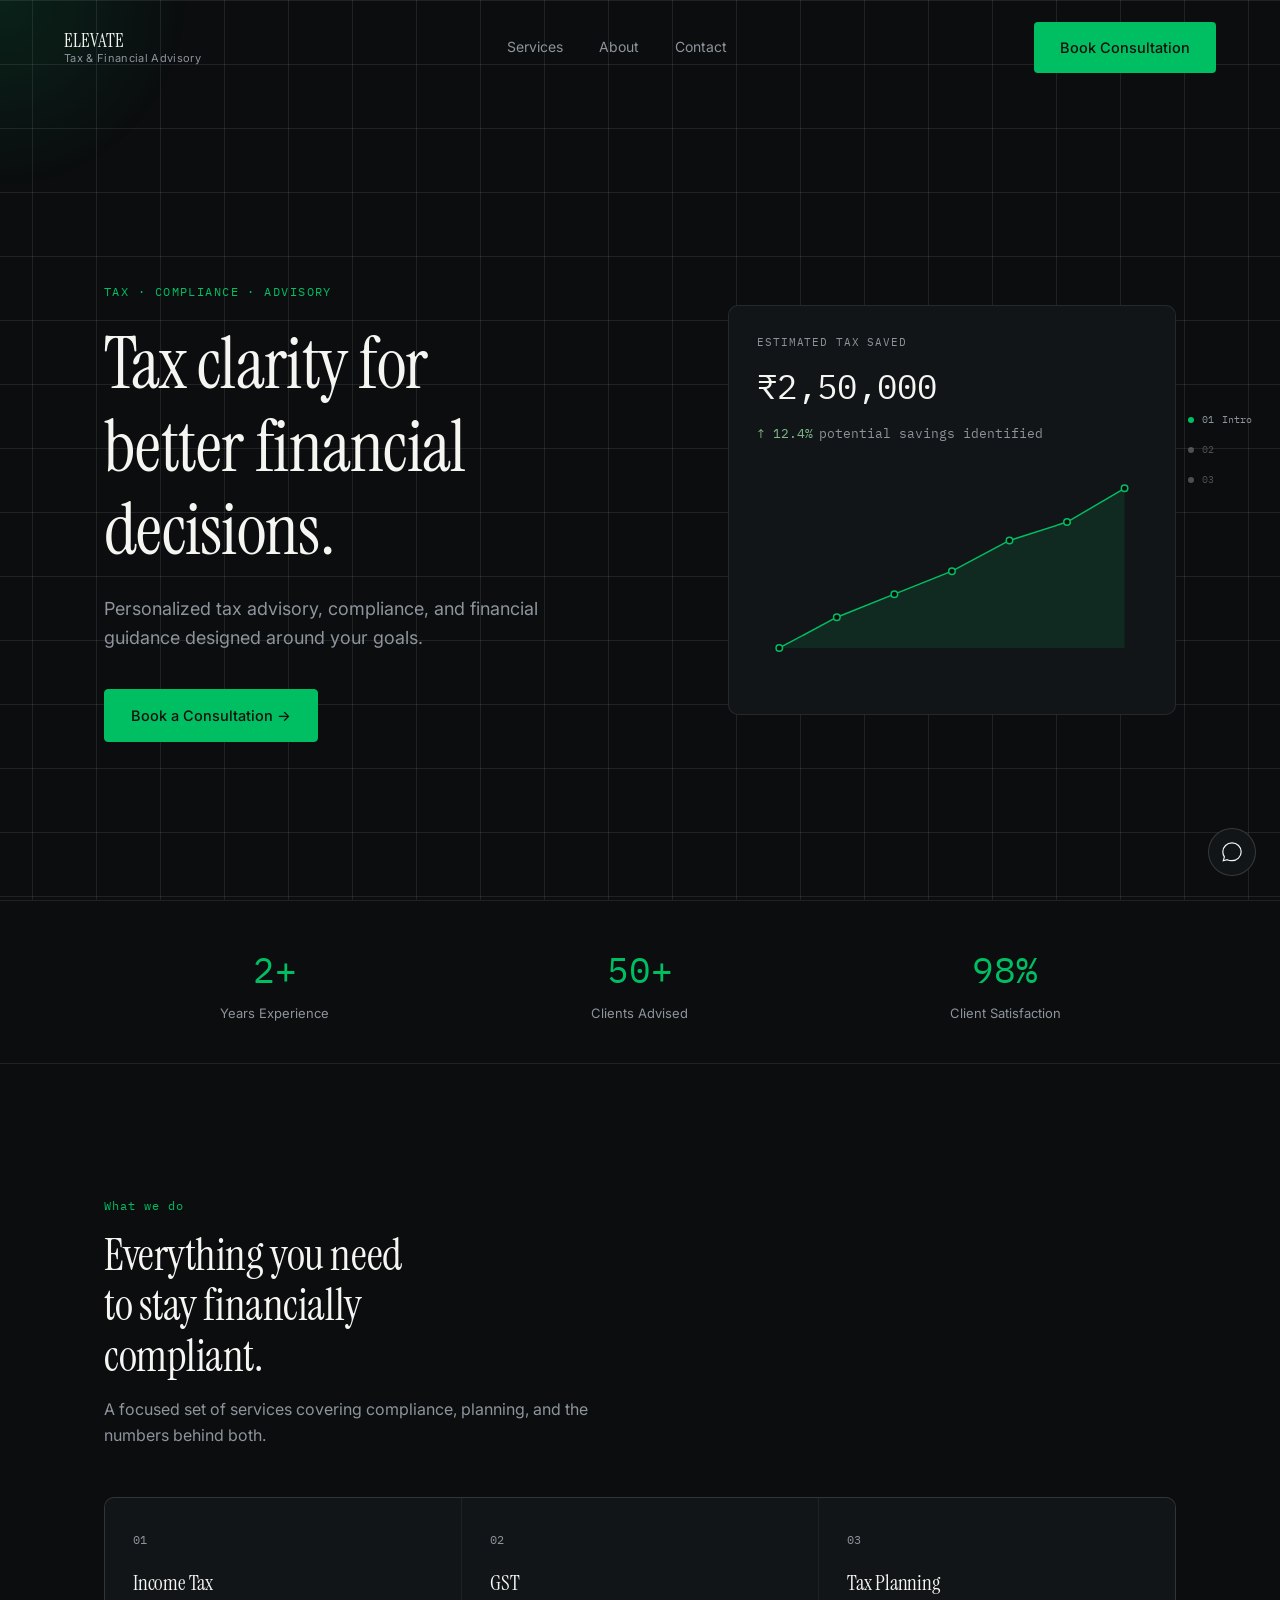
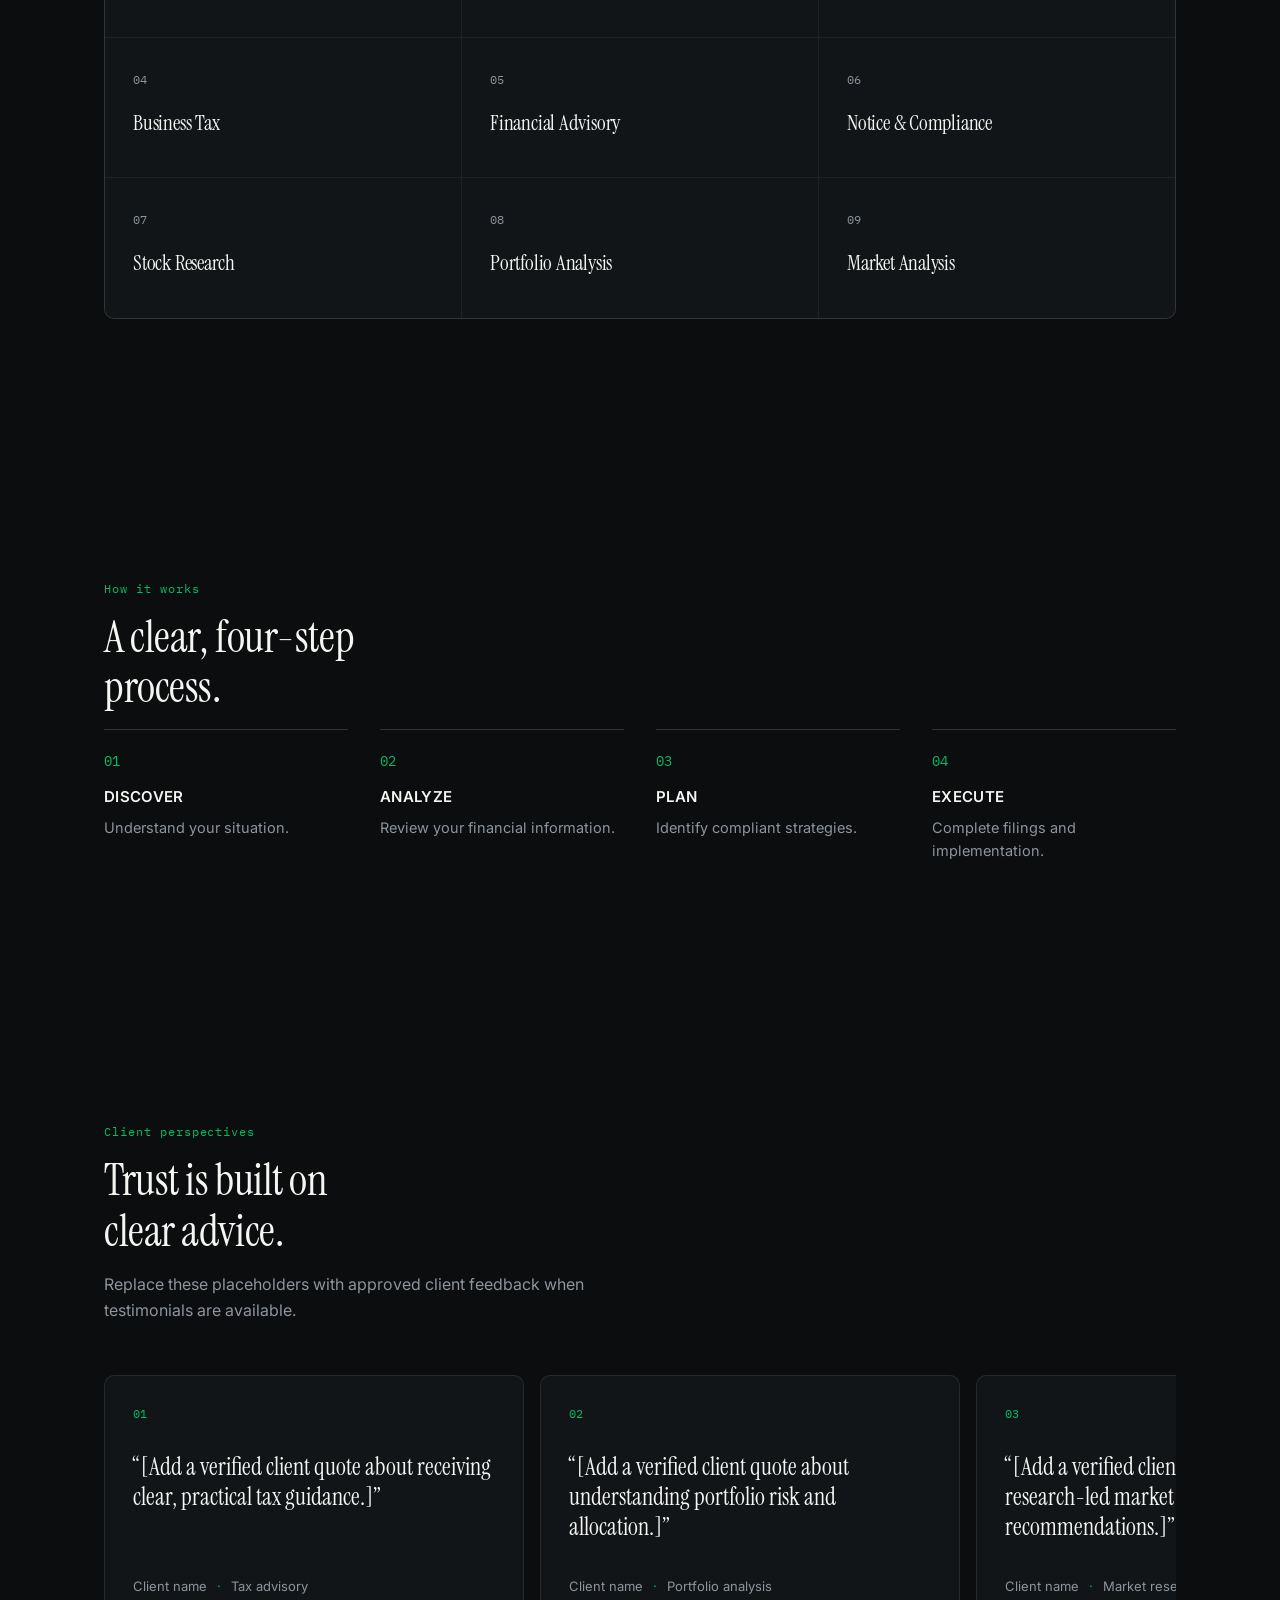
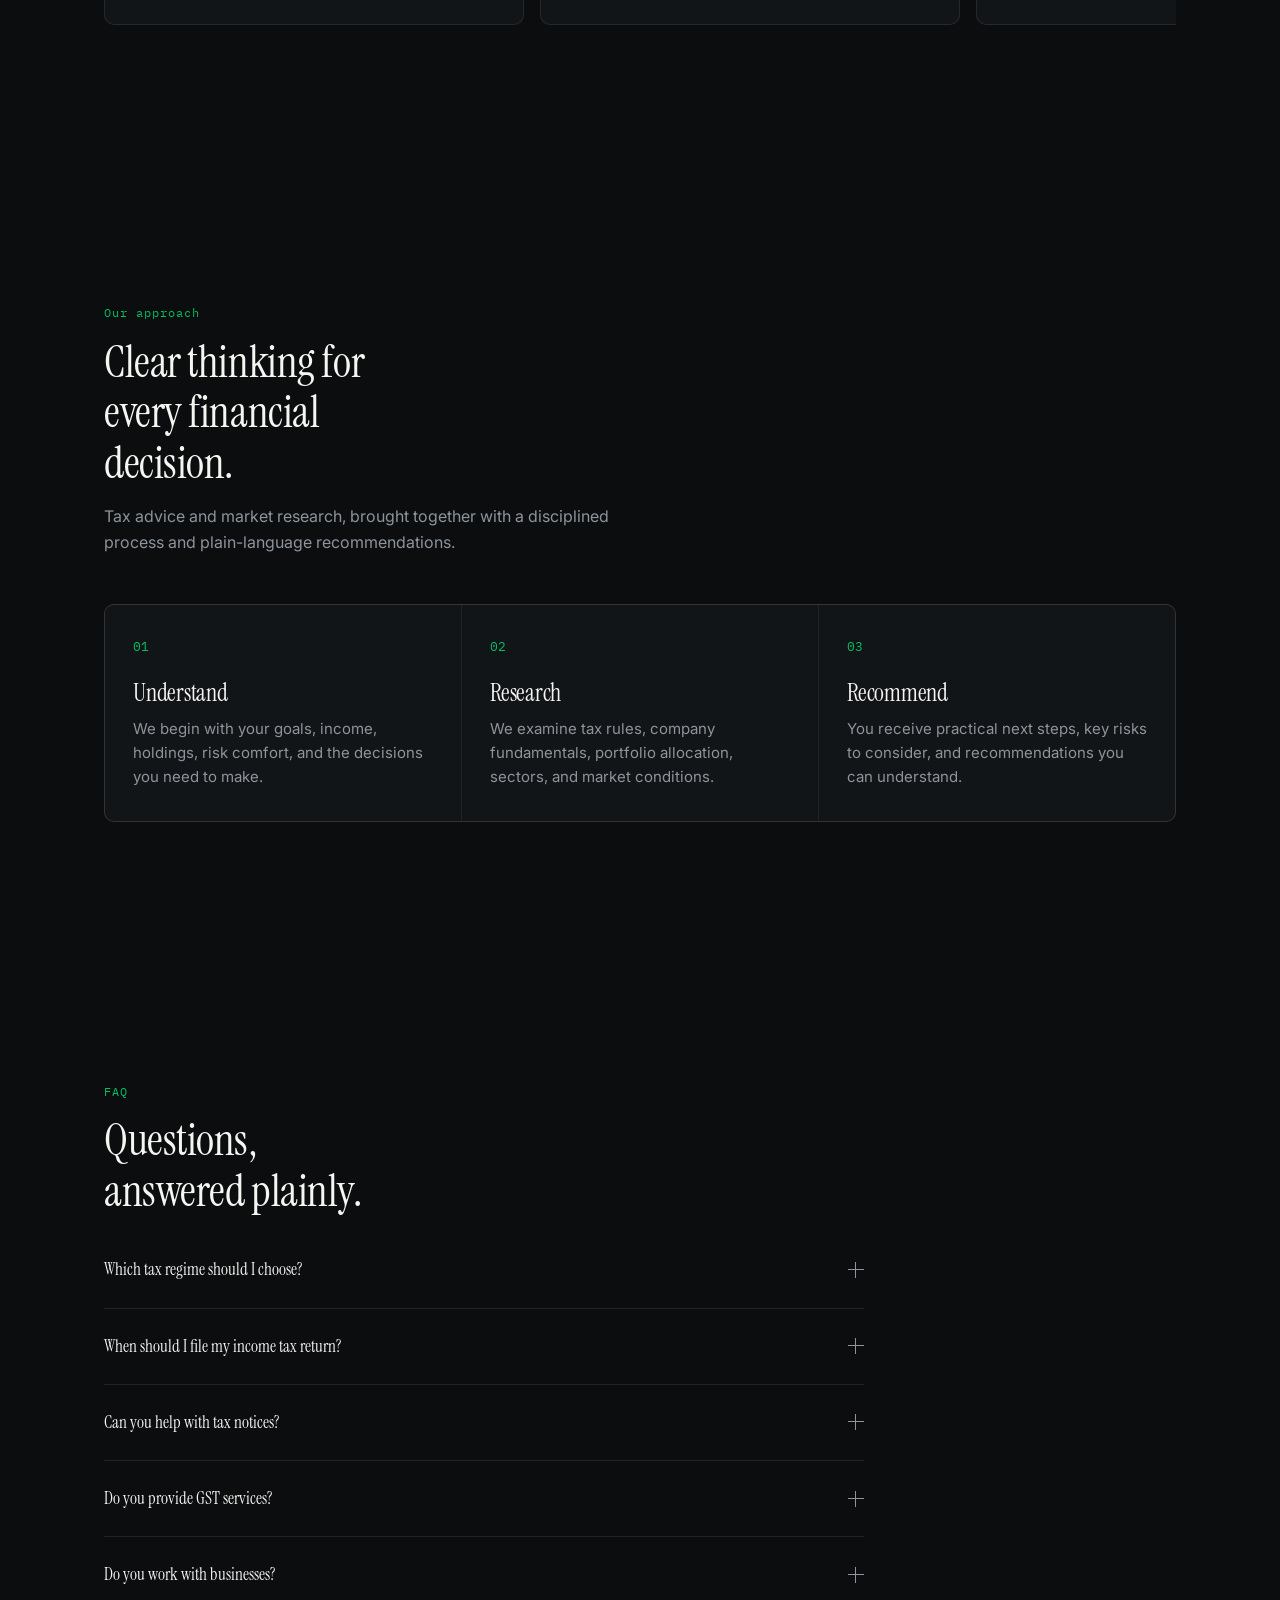
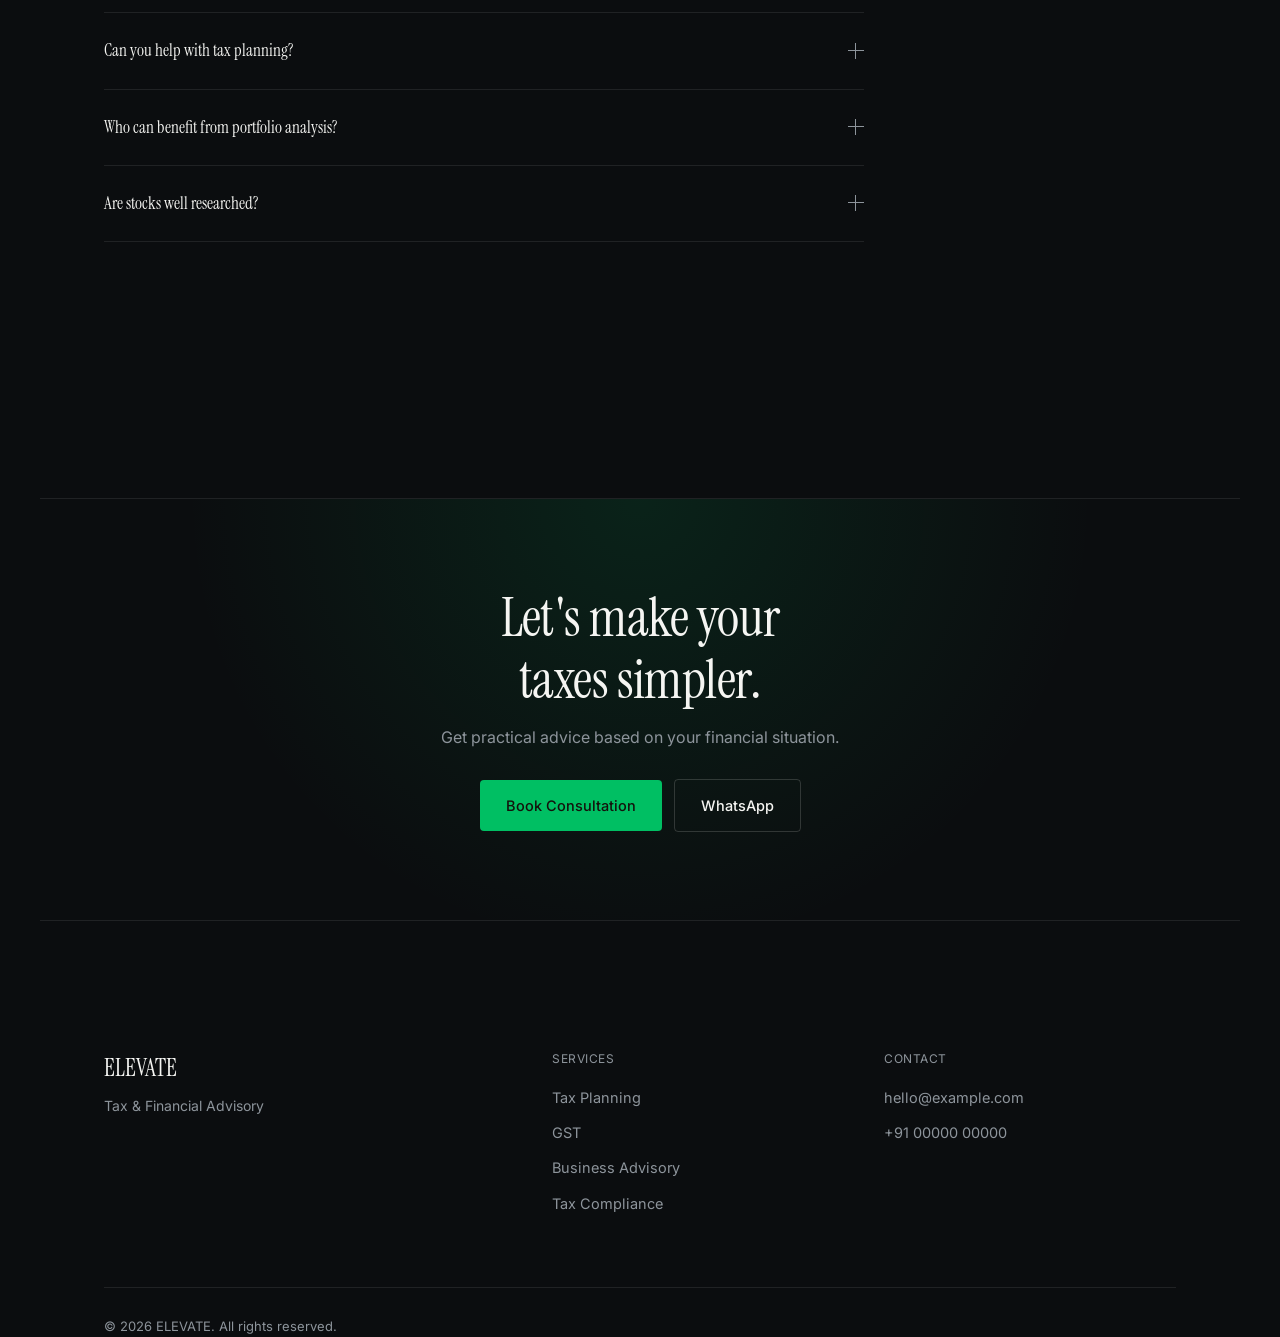
<file: index.html>
<!DOCTYPE html>
<html lang="en">
<head>
<meta charset="UTF-8" />
<meta name="viewport" content="width=device-width, initial-scale=1.0" />
<title>ELEVATE | Tax Consultant &amp; Financial Advisory</title>
<meta name="description" content="Personalized tax advisory, compliance, and financial guidance for individuals and businesses. Book a consultation or estimate your tax liability in minutes." />
<link rel="canonical" href="https://example.com/" />

<!-- Open Graph -->
<meta property="og:type" content="website" />
<meta property="og:title" content="ELEVATE | Tax Consultant & Financial Advisory" />
<meta property="og:description" content="Personalized tax advisory, compliance, and financial guidance designed around your goals." />
<meta property="og:url" content="https://example.com/" />
<meta property="og:image" content="assets/images/og-cover.jpg" />

<!-- Schema.org -->
<script type="application/ld+json">
{
  "@context": "https://schema.org",
  "@type": "ProfessionalService",
  "name": "ELEVATE — Tax & Financial Advisory",
  "description": "Personalized tax advisory, compliance, and financial guidance for individuals and businesses.",
  "areaServed": "IN",
  "serviceType": ["Income Tax Advisory", "GST Compliance", "Tax Planning", "Business Tax Advisory"]
}
</script>

<link rel="preconnect" href="https://fonts.googleapis.com">
<link rel="preconnect" href="https://fonts.gstatic.com" crossorigin>
<link href="https://fonts.googleapis.com/css2?family=Instrument+Serif:ital@0;1&family=Inter:wght@400;500;600&family=IBM+Plex+Mono:wght@400;500&display=swap" rel="stylesheet">
<link rel="stylesheet" href="style.css" />
</head>
<body>

<div class="scroll-progress" aria-hidden="true"><div class="scroll-progress-bar"></div></div>
<div class="cursor-glow" aria-hidden="true"></div>

<!-- ============================ NAV ============================ -->
<header class="nav">
  <div class="nav-brand">
    <span class="nav-brand-name" data-config-name>ELEVATE</span>
    <span class="nav-brand-sub" data-config-subtitle>Tax &amp; Financial Advisory</span>
  </div>

  <nav class="nav-links" aria-label="Primary">
    <a href="#services" data-scroll-to="#services">Services</a>
    <a href="about.html">About</a>
    <a href="#contact" data-scroll-to="#contact">Contact</a>
  </nav>

  <div class="nav-cta">
    <button class="btn btn-primary" data-open-consultation="general">Book Consultation</button>
    <button class="nav-toggle" aria-label="Open menu" aria-expanded="false" aria-controls="mobile-menu">
      <span></span><span></span><span></span>
    </button>
  </div>
</header>

<nav id="mobile-menu" class="nav-mobile" aria-label="Mobile">
  <a href="#services" data-scroll-to="#services">Services</a>
  <a href="about.html">About</a>
  <a href="#contact" data-scroll-to="#contact">Contact</a>
</nav>

<!-- ============================ SECTION INDICATOR ============================ -->
<ul class="section-indicator" aria-hidden="true">
  <li data-target="#hero">01 <span class="indicator-label">Intro</span></li>
  <li data-target="#services">02 <span class="indicator-label">Services</span></li>
  <li data-target="#contact">03 <span class="indicator-label">Contact</span></li>
</ul>

<main>

<!-- ============================ HERO ============================ -->
<section class="hero" id="hero">
  <div class="container hero-inner">
    <div>
      <span class="hero-eyebrow">TAX &middot; COMPLIANCE &middot; ADVISORY</span>
      <h1 class="hero-title">Tax clarity for better financial decisions.</h1>
      <p class="hero-text">Personalized tax advisory, compliance, and financial guidance designed around your goals.</p>
      <div class="hero-actions">
        <button class="btn btn-primary" data-open-consultation="general">Book a Consultation &rarr;</button>
      </div>
    </div>

    <div class="hero-visual" data-reveal>
      <div class="hero-card">
        <div class="hero-card-label">ESTIMATED TAX SAVED</div>
        <div class="hero-card-value mono" data-count-to="250000" data-prefix="&#8377;" data-suffix="">&#8377; 0</div>
        <div class="hero-card-delta">&#8593; 12.4% <span style="color:var(--text-secondary)">potential savings identified</span></div>

        <div class="hero-chart-wrap">
          <svg id="hero-chart" viewBox="0 0 420 220" role="img" aria-label="Income trend over recent financial years">
            <path class="chart-area" d=""></path>
            <path class="chart-line" d=""></path>
            <g class="chart-dots"></g>
          </svg>
          <div id="hero-chart-tooltip" class="chart-tooltip" role="status" aria-live="polite"></div>
        </div>

      </div>
    </div>
  </div>
</section>

<!-- ============================ TRUST BAR ============================ -->
<section class="trust-bar">
  <div class="container trust-grid">
    <div class="trust-stat"><div class="trust-value" data-stat="0">2+</div><div class="trust-label">Years Experience</div></div>
    <div class="trust-stat"><div class="trust-value" data-stat="1">50+</div><div class="trust-label">Clients Advised</div></div>
    <div class="trust-stat"><div class="trust-value" data-stat="2">98%</div><div class="trust-label">Client Satisfaction</div></div>
  </div>
</section>

<!-- ============================ SERVICES ============================ -->
<section class="section-pad" id="services">
  <div class="container">
    <span class="section-kicker" data-reveal>What we do</span>
    <h2 class="section-heading" data-reveal>Everything you need to stay financially compliant.</h2>
    <p class="section-sub" data-reveal>A focused set of services covering compliance, planning, and the numbers behind both.</p>

    <div class="services-grid" data-reveal>
      <div class="service-card">
        <span class="service-line"></span>
        <span class="service-index">01</span>
        <h3 class="service-title">Income Tax</h3>
        <p class="service-desc">Returns, tax planning, deductions and compliance.</p>
      </div>
      <div class="service-card">
        <span class="service-line"></span>
        <span class="service-index">02</span>
        <h3 class="service-title">GST</h3>
        <p class="service-desc">Registration, filing, reconciliation and advisory.</p>
      </div>
      <div class="service-card">
        <span class="service-line"></span>
        <span class="service-index">03</span>
        <h3 class="service-title">Tax Planning</h3>
        <p class="service-desc">Strategic planning to legally optimize tax liability.</p>
      </div>
      <div class="service-card">
        <span class="service-line"></span>
        <span class="service-index">04</span>
        <h3 class="service-title">Business Tax</h3>
        <p class="service-desc">Tax compliance and advisory for businesses.</p>
      </div>
      <div class="service-card">
        <span class="service-line"></span>
        <span class="service-index">05</span>
        <h3 class="service-title">Financial Advisory</h3>
        <p class="service-desc">Practical financial guidance based on your situation.</p>
      </div>
      <div class="service-card">
        <span class="service-line"></span>
        <span class="service-index">06</span>
        <h3 class="service-title">Notice &amp; Compliance</h3>
        <p class="service-desc">Assistance with tax notices and compliance matters.</p>
      </div>
      <div class="service-card">
        <span class="service-line"></span>
        <span class="service-index">07</span>
        <h3 class="service-title">Stock Research</h3>
        <p class="service-desc">Research-led stock analysis and recommendations for informed investment decisions.</p>
      </div>
      <div class="service-card">
        <span class="service-line"></span>
        <span class="service-index">08</span>
        <h3 class="service-title">Portfolio Analysis</h3>
        <p class="service-desc">Review portfolio allocation, risk exposure, and opportunities for better balance.</p>
      </div>
      <div class="service-card">
        <span class="service-line"></span>
        <span class="service-index">09</span>
        <h3 class="service-title">Market Analysis</h3>
        <p class="service-desc">Clear analysis of market trends, sectors, and developments to support informed decisions.</p>
      </div>
    </div>
  </div>
</section>

<!-- ============================ PROCESS ============================ -->
<section class="section-pad">
  <div class="container">
    <span class="section-kicker" data-reveal>How it works</span>
    <h2 class="section-heading" data-reveal>A clear, four-step process.</h2>

    <div class="process-grid">
      <div class="process-step process-step--discover" data-reveal>
        <span class="process-num">01</span>
        <h3 class="process-title">DISCOVER</h3>
        <p class="process-desc">Understand your situation.</p>
      </div>
      <div class="process-step process-step--analyze" data-reveal>
        <span class="process-num">02</span>
        <h3 class="process-title">ANALYZE</h3>
        <p class="process-desc">Review your financial information.</p>
      </div>
      <div class="process-step process-step--plan" data-reveal>
        <span class="process-num">03</span>
        <h3 class="process-title">PLAN</h3>
        <p class="process-desc">Identify compliant strategies.</p>
      </div>
      <div class="process-step process-step--execute" data-reveal>
        <span class="process-num">04</span>
        <h3 class="process-title">EXECUTE</h3>
        <p class="process-desc">Complete filings and implementation.</p>
      </div>
    </div>
  </div>
</section>

<!-- ============================ TESTIMONIALS ============================ -->
<section class="section-pad testimonials-section">
  <div class="container">
    <span class="section-kicker" data-reveal>Client perspectives</span>
    <h2 class="section-heading" data-reveal>Trust is built on clear advice.</h2>
    <p class="section-sub" data-reveal>Replace these placeholders with approved client feedback when testimonials are available.</p>

    <div class="testimonials-track" data-reveal>
      <article class="testimonial-card">
        <span class="testimonial-mark">01</span>
        <blockquote>“[Add a verified client quote about receiving clear, practical tax guidance.]”</blockquote>
        <footer>Client name <span>·</span> Tax advisory</footer>
      </article>
      <article class="testimonial-card">
        <span class="testimonial-mark">02</span>
        <blockquote>“[Add a verified client quote about understanding portfolio risk and allocation.]”</blockquote>
        <footer>Client name <span>·</span> Portfolio analysis</footer>
      </article>
      <article class="testimonial-card">
        <span class="testimonial-mark">03</span>
        <blockquote>“[Add a verified client quote about research-led market insights and recommendations.]”</blockquote>
        <footer>Client name <span>·</span> Market research</footer>
      </article>
    </div>
  </div>
</section>

<!-- ============================ ADVISORY APPROACH ============================ -->
<section class="section-pad">
  <div class="container">
    <span class="section-kicker" data-reveal>Our approach</span>
    <h2 class="section-heading" data-reveal>Clear thinking for every financial decision.</h2>
    <p class="section-sub" data-reveal>Tax advice and market research, brought together with a disciplined process and plain-language recommendations.</p>

    <div class="advisory-grid" data-reveal>
      <article class="advisory-card">
        <span class="advisory-number">01</span>
        <h3>Understand</h3>
        <p>We begin with your goals, income, holdings, risk comfort, and the decisions you need to make.</p>
      </article>
      <article class="advisory-card">
        <span class="advisory-number">02</span>
        <h3>Research</h3>
        <p>We examine tax rules, company fundamentals, portfolio allocation, sectors, and market conditions.</p>
      </article>
      <article class="advisory-card">
        <span class="advisory-number">03</span>
        <h3>Recommend</h3>
        <p>You receive practical next steps, key risks to consider, and recommendations you can understand.</p>
      </article>
    </div>
  </div>
</section>

<!-- ============================ FAQ ============================ -->
<section class="section-pad">
  <div class="container">
    <span class="section-kicker" data-reveal>FAQ</span>
    <h2 class="section-heading" data-reveal>Questions, answered plainly.</h2>

    <div class="faq-list" data-reveal>
      <div class="faq-item">
        <button class="faq-question" aria-expanded="false">Which tax regime should I choose?<span class="faq-icon"></span></button>
        <div class="faq-answer"><p>It depends on your income mix and how many deductions you claim. A full consultation can compare the options and confirm which fits your situation.</p></div>
      </div>
      <div class="faq-item">
        <button class="faq-question" aria-expanded="false">When should I file my income tax return?<span class="faq-icon"></span></button>
        <div class="faq-answer"><p>Filing deadlines vary by taxpayer category and are set each year by the tax authority. We'll confirm the applicable date for your situation during a consultation.</p></div>
      </div>
      <div class="faq-item">
        <button class="faq-question" aria-expanded="false">Can you help with tax notices?<span class="faq-icon"></span></button>
        <div class="faq-answer"><p>Yes. Notice and compliance support is one of our core services — share the notice and we'll walk through the right response.</p></div>
      </div>
      <div class="faq-item">
        <button class="faq-question" aria-expanded="false">Do you provide GST services?<span class="faq-icon"></span></button>
        <div class="faq-answer"><p>Yes, including registration, filing, reconciliation, and advisory for ongoing GST compliance.</p></div>
      </div>
      <div class="faq-item">
        <button class="faq-question" aria-expanded="false">Do you work with businesses?<span class="faq-icon"></span></button>
        <div class="faq-answer"><p>Yes — from freelancers and startups to established businesses needing ongoing tax compliance and advisory.</p></div>
      </div>
      <div class="faq-item">
        <button class="faq-question" aria-expanded="false">Can you help with tax planning?<span class="faq-icon"></span></button>
        <div class="faq-answer"><p>Yes. Tax planning is most effective when started early in the financial year — we can review your situation and identify compliant options.</p></div>
      </div>
      <div class="faq-item">
        <button class="faq-question" aria-expanded="false">Who can benefit from portfolio analysis?<span class="faq-icon"></span></button>
        <div class="faq-answer"><p>Portfolio analysis can help investors understand allocation, concentration, risk exposure, and whether their holdings remain aligned with their goals.</p></div>
      </div>
      <div class="faq-item">
        <button class="faq-question" aria-expanded="false">Are stocks well researched?<span class="faq-icon"></span></button>
        <div class="faq-answer"><p>Yes. Our research considers company fundamentals, valuation, market trends, sector conditions, and relevant developments. However, all investments involve risk and returns cannot be guaranteed.</p></div>
      </div>
    </div>
  </div>
</section>

<!-- ============================ CTA ============================ -->
<section class="section-pad" id="contact">
  <div class="cta-section" data-reveal>
    <div class="cta-bg" aria-hidden="true"></div>
    <h2 class="cta-heading">Let's make your taxes simpler.</h2>
    <p class="cta-sub">Get practical advice based on your financial situation.</p>
    <div class="cta-actions">
      <button class="btn btn-primary" data-open-consultation="general">Book Consultation</button>
      <a class="btn btn-ghost" id="whatsapp-cta" data-whatsapp-link target="_blank" rel="noopener">WhatsApp</a>
    </div>
  </div>
</section>

</main>

<!-- ============================ FOOTER ============================ -->
<footer class="footer">
  <div class="container">
    <div class="footer-grid">
      <div>
        <div class="footer-brand-name" data-config-name>ELEVATE</div>
        <div class="footer-brand-sub" data-config-subtitle>Tax &amp; Financial Advisory</div>
      </div>
      <div class="footer-col">
        <div class="footer-col-title">SERVICES</div>
        <a data-scroll-to="#services" href="#services">Tax Planning</a>
        <a data-scroll-to="#services" href="#services">GST</a>
        <a data-scroll-to="#services" href="#services">Business Advisory</a>
        <a data-scroll-to="#services" href="#services">Tax Compliance</a>
      </div>
      <div class="footer-col">
        <div class="footer-col-title">CONTACT</div>
        <a data-config-email href="#">hello@example.com</a>
        <a data-config-phone href="#">+91 00000 00000</a>
      </div>
    </div>
    <div class="footer-bottom">
      <span>&copy; <span data-config-year>2026</span> <span data-config-name>ELEVATE Tax & Financial Advisory</span>. All rights reserved.</span>
    </div>
  </div>
</footer>

<!-- ============================ FLOATING UI ============================ -->
<a href="#" id="whatsapp-float" class="whatsapp-float" target="_blank" rel="noopener" aria-label="Chat on WhatsApp">
  <svg width="22" height="22" viewBox="0 0 24 24" fill="none" aria-hidden="true"><path d="M12 2C6.48 2 2 6.36 2 11.75c0 2.06.63 3.97 1.71 5.56L2.5 21.5l4.36-1.14A9.98 9.98 0 0012 21.5c5.52 0 10-4.36 10-9.75S17.52 2 12 2z" stroke="var(--text)" stroke-width="1.3"/></svg>
</a>
<button id="back-to-top" class="back-to-top" aria-label="Back to top">
  <svg width="16" height="16" viewBox="0 0 24 24" fill="none" aria-hidden="true"><path d="M12 19V5M5 12l7-7 7 7" stroke="var(--text)" stroke-width="1.6" stroke-linecap="round" stroke-linejoin="round"/></svg>
</button>

<!-- ============================ CONSULTATION MODAL ============================ -->
<div id="consultation-form" class="form-modal" role="dialog" aria-modal="true" aria-labelledby="form-title" hidden>
  <div class="form-backdrop" data-form-backdrop></div>
  <div class="form-panel" tabindex="-1">
    <button class="form-close" data-form-close aria-label="Close">&times;</button>
    <h2 id="form-title" class="visually-hidden">Book a consultation</h2>

    <div class="form-progress"><div class="form-progress-fill"></div></div>
    <span class="form-step-counter" data-step-counter>Step 1 of 4</span>
    <div class="visually-hidden" data-form-live aria-live="polite"></div>

    <div data-form-body>
      <div class="form-step" data-step="1">
        <h3>What do you need help with?</h3>
        <div class="option-grid">
          <button type="button" class="option-card" data-need-option="income-tax" aria-pressed="false">Income Tax</button>
          <button type="button" class="option-card" data-need-option="gst" aria-pressed="false">GST</button>
          <button type="button" class="option-card" data-need-option="tax-planning" aria-pressed="false">Tax Planning</button>
          <button type="button" class="option-card" data-need-option="business-tax" aria-pressed="false">Business Tax</button>
          <button type="button" class="option-card" data-need-option="tax-notice" aria-pressed="false">Tax Notice</button>
          <button type="button" class="option-card" data-need-option="stock-research" aria-pressed="false">Stock Research</button>
          <button type="button" class="option-card" data-need-option="portfolio-analysis" aria-pressed="false">Portfolio Analysis</button>
          <button type="button" class="option-card" data-need-option="market-analysis" aria-pressed="false">Market Analysis</button>
          <button type="button" class="option-card" data-need-option="general" aria-pressed="false">General Consultation</button>
        </div>
      </div>

      <div class="form-step" data-step="2" hidden>
        <h3>Tell us about yourself</h3>
        <div class="option-grid">
          <button type="button" class="option-card" data-profile-option="individual" aria-pressed="false">Individual</button>
          <button type="button" class="option-card" data-profile-option="salaried" aria-pressed="false">Salaried Professional</button>
          <button type="button" class="option-card" data-profile-option="freelancer" aria-pressed="false">Freelancer</button>
          <button type="button" class="option-card" data-profile-option="business" aria-pressed="false">Business Owner</button>
          <button type="button" class="option-card" data-profile-option="startup" aria-pressed="false">Startup</button>
          <button type="button" class="option-card" data-profile-option="other" aria-pressed="false">Other</button>
        </div>
      </div>

      <div class="form-step" data-step="3" hidden>
        <h3>Your contact details</h3>
        <div class="field">
          <label for="field-name">Name</label>
          <input type="text" id="field-name" autocomplete="name" required />
          <span class="field-error" role="alert" hidden></span>
        </div>
        <div class="field">
          <label for="field-email">Email</label>
          <input type="email" id="field-email" autocomplete="email" required />
          <span class="field-error" role="alert" hidden></span>
        </div>
        <div class="field">
          <label for="field-phone">Phone</label>
          <input type="tel" id="field-phone" autocomplete="tel" required />
          <span class="field-error" role="alert" hidden></span>
        </div>
        <div class="field">
          <label>Preferred consultation method</label>
          <div class="method-options">
            <label class="method-option"><input type="radio" name="consult-method" value="email" checked /> Email</label>
            <label class="method-option"><input type="radio" name="consult-method" value="google-meet" /> Google Meet</label>
            <label class="method-option"><input type="radio" name="consult-method" value="whatsapp" /> WhatsApp</label>
          </div>
        </div>
      </div>

      <div class="form-step" data-step="4" hidden>
        <h3>You're almost there.</h3>
        <div class="field">
          <label for="field-message">Tell us briefly what you need help with (optional)</label>
          <textarea id="field-message" rows="3"></textarea>
        </div>
        <div data-summary></div>
      </div>
    </div>

    <div data-submit-area hidden></div>

    <div class="form-nav">
      <button type="button" class="btn-text" data-form-prev>&larr; Back</button>
      <button type="button" class="btn btn-primary form-next" data-form-next>Continue</button>
    </div>
  </div>
</div>

<script src="config.js"></script>
<script src="form.js"></script>
<script src="main.js"></script>
</body>
</html>
</file>
<file: style.css>
/* =====================================================================
   TOKENS
===================================================================== */
:root {
  --bg: #0B0D0F;
  --surface: #121518;
  --surface-2: #171B1F;
  --text: #F5F5F2;
  --text-secondary: #8D949B;
  --accent: #00bf63;
  --accent-soft: rgba(0, 191, 99, 0.12);
  --border: rgba(245, 245, 242, 0.09);
  --border-strong: rgba(245, 245, 242, 0.16);
  --danger: #E0796B;
  --success: #7FB98A;

  --font-display: "Instrument Serif", "DM Serif Display", Georgia, serif;
  --font-body: "Inter", "Manrope", -apple-system, BlinkMacSystemFont, sans-serif;
  --font-mono: "IBM Plex Mono", "JetBrains Mono", ui-monospace, SFMono-Regular, monospace;

  --ease: cubic-bezier(0.22, 1, 0.36, 1);
  --container: 1200px;
  --gutter: clamp(20px, 5vw, 64px);

  --radius-sm: 4px;
  --radius-md: 10px;
}

/* =====================================================================
   RESET
===================================================================== */
*, *::before, *::after { box-sizing: border-box; }
html { scroll-behavior: smooth; }
@media (prefers-reduced-motion: reduce) {
  html { scroll-behavior: auto; }
  *, *::before, *::after {
    animation-duration: 0.01ms !important;
    animation-iteration-count: 1 !important;
    transition-duration: 0.01ms !important;
    scroll-behavior: auto !important;
  }
}

body, h1, h2, h3, h4, p, figure, blockquote { margin: 0; }
ul, ol { margin: 0; padding: 0; list-style: none; }
img { max-width: 100%; display: block; }
button { font: inherit; color: inherit; background: none; border: none; cursor: pointer; }
a { color: inherit; text-decoration: none; }
input, textarea, select { font: inherit; color: inherit; }

body {
  background: var(--bg);
  color: var(--text);
  font-family: var(--font-body);
  font-size: 16px;
  line-height: 1.6;
  -webkit-font-smoothing: antialiased;
  overflow-x: hidden;
}

.container {
  max-width: var(--container);
  margin: 0 auto;
  padding-left: var(--gutter);
  padding-right: var(--gutter);
}

section { position: relative; }

h1, h2, h3, h4 { font-family: var(--font-display); font-weight: 400; line-height: 1.15; letter-spacing: -0.01em; }

.section-heading {
  font-size: clamp(28px, 4vw, 44px);
  max-width: 15ch;
  margin-bottom: 16px;
}

.section-kicker {
  font-family: var(--font-mono);
  font-size: 12px;
  letter-spacing: 0.08em;
  color: var(--accent);
  margin-bottom: 14px;
  display: inline-block;
}

.section-sub {
  color: var(--text-secondary);
  max-width: 52ch;
  font-size: 16px;
  margin-bottom: 48px;
}

.section-pad { padding: clamp(72px, 10vw, 140px) 0; }

.mono { font-family: var(--font-mono); font-variant-numeric: tabular-nums; }

/* focus states */
a:focus-visible, button:focus-visible, input:focus-visible, textarea:focus-visible, select:focus-visible, [tabindex]:focus-visible {
  outline: 2px solid var(--accent);
  outline-offset: 3px;
  border-radius: 2px;
}

.visually-hidden {
  position: absolute; width: 1px; height: 1px; overflow: hidden;
  clip: rect(0 0 0 0); white-space: nowrap;
}

/* =====================================================================
   BUTTONS
===================================================================== */
.btn {
  display: inline-flex;
  align-items: center;
  gap: 8px;
  padding: 14px 26px;
  font-size: 14.5px;
  font-weight: 500;
  border-radius: var(--radius-sm);
  transition: transform 0.15s var(--ease);
  white-space: nowrap;
}
.btn-primary {
  background: var(--accent);
  color: #14120C;
}
.btn-ghost {
  border: 1px solid var(--border-strong);
  color: var(--text);
}
.btn-text {
  color: var(--text-secondary);
  padding: 4px 0;
  border-bottom: 1px solid transparent;
}
.btn:disabled { opacity: 0.4; cursor: not-allowed; }
button:not(:disabled):active, .btn:active { transform: scale(0.98); }

/* =====================================================================
   NAV
===================================================================== */
.nav {
  position: fixed;
  top: 0; left: 0; right: 0;
  z-index: 100;
  padding: 22px var(--gutter);
  display: flex;
  align-items: center;
  justify-content: space-between;
  transition: background 0.4s var(--ease), padding 0.4s var(--ease), border-color 0.4s var(--ease);
  border-bottom: 1px solid transparent;
}
.nav--scrolled {
  background: rgba(11, 13, 15, 0.72);
  backdrop-filter: blur(14px) saturate(140%);
  -webkit-backdrop-filter: blur(14px) saturate(140%);
  padding-top: 14px;
  padding-bottom: 14px;
  border-color: var(--border);
}
.nav-brand { display: flex; flex-direction: column; line-height: 1.2; }
.nav-brand-name { font-family: var(--font-display); font-size: 19px; }
.nav-brand-sub { font-size: 11px; color: var(--text-secondary); letter-spacing: 0.03em; }

.nav-links {
  display: flex;
  align-items: center;
  gap: 36px;
}
.nav-links a {
  font-size: 14px;
  color: var(--text-secondary);
  transition: color 0.25s var(--ease);
  position: relative;
}
.nav-links a:hover { color: var(--text); }

.nav-cta { display: flex; align-items: center; gap: 20px; }

.nav-toggle {
  display: none;
  width: 32px; height: 22px;
  position: relative;
  flex-shrink: 0;
}
.nav-toggle span {
  position: absolute; left: 0; right: 0; height: 1px;
  background: var(--text);
  transition: transform 0.3s var(--ease), opacity 0.3s var(--ease), top 0.3s var(--ease);
}
.nav-toggle span:nth-child(1) { top: 2px; }
.nav-toggle span:nth-child(2) { top: 11px; }
.nav-toggle span:nth-child(3) { top: 20px; }
.nav-toggle[aria-expanded="true"] span:nth-child(1) { top: 11px; transform: rotate(45deg); }
.nav-toggle[aria-expanded="true"] span:nth-child(2) { opacity: 0; }
.nav-toggle[aria-expanded="true"] span:nth-child(3) { top: 11px; transform: rotate(-45deg); }

.nav-mobile {
  position: fixed; inset: 0;
  background: var(--bg);
  z-index: 99;
  display: flex; flex-direction: column;
  justify-content: center;
  gap: 28px;
  padding: 0 var(--gutter);
  transform: translateY(-100%);
  opacity: 0;
  transition: transform 0.5s var(--ease), opacity 0.5s var(--ease);
  pointer-events: none;
}
.nav-mobile--open { transform: translateY(0); opacity: 1; pointer-events: auto; }
.nav-mobile a { font-family: var(--font-display); font-size: 32px; }

@media (max-width: 900px) {
  .nav-links { display: none; }
  .nav-toggle { display: block; }
}

/* =====================================================================
   SCROLL PROGRESS + CURSOR GLOW
===================================================================== */
.scroll-progress {
  position: fixed; top: 0; left: 0; right: 0; height: 2px; z-index: 200;
  background: transparent;
}
.scroll-progress-bar { height: 100%; width: 0%; background: var(--accent); transition: width 0.1s linear; }

.cursor-glow {
  position: fixed; top: 0; left: 0;
  width: 380px; height: 380px;
  margin-left: -190px; margin-top: -190px;
  background: radial-gradient(circle, var(--accent-soft) 0%, transparent 70%);
  pointer-events: none;
  z-index: 1;
  will-change: transform;
}
@media (max-width: 900px) { .cursor-glow { display: none; } }

/* =====================================================================
   HERO
===================================================================== */
.hero {
  min-height: 100vh;
  display: flex;
  align-items: center;
  padding-top: 120px;
  position: relative;
  background-image:
    linear-gradient(var(--border) 1px, transparent 1px),
    linear-gradient(90deg, var(--border) 1px, transparent 1px);
  background-size: 64px 64px;
  background-position: center top;
}
.hero-inner {
  display: grid;
  grid-template-columns: 1.1fr 0.9fr;
  gap: clamp(32px, 6vw, 80px);
  align-items: center;
  width: 100%;
  position: relative;
  z-index: 2;
}
.hero-eyebrow {
  font-family: var(--font-mono);
  font-size: 12px;
  letter-spacing: 0.12em;
  color: var(--accent);
  display: inline-block;
  margin-bottom: 22px;
}
.hero-title {
  font-size: clamp(40px, 6vw, 72px);
  max-width: 12ch;
  margin-bottom: 24px;
}
.hero-text {
  color: var(--text-secondary);
  font-size: 18px;
  max-width: 46ch;
  margin-bottom: 36px;
}
.hero-actions { display: flex; gap: 16px; flex-wrap: wrap; }
.hero-actions .btn {
  color: #14120C;
  border: 1px solid transparent;
  transition: none;
}
.hero-actions .btn-primary {
  background: var(--accent);
  border-color: var(--accent);
}
.hero-actions .btn-ghost {
  background: var(--text);
  border-color: var(--text);
}
.hero-visual { position: relative; }
.hero-card {
  background: var(--surface);
  border: 1px solid var(--border);
  border-radius: var(--radius-md);
  padding: 28px;
  position: relative;
  overflow: hidden;
}
.hero-card-label {
  font-family: var(--font-mono);
  font-size: 11px;
  letter-spacing: 0.08em;
  color: var(--text-secondary);
  margin-bottom: 8px;
}
.hero-card-value { font-size: 34px; font-family: var(--font-mono); margin-bottom: 6px; }
.hero-card-delta {
  display: inline-flex; align-items: center; gap: 6px;
  color: var(--success); font-size: 13px; font-family: var(--font-mono);
  margin-bottom: 18px;
}
.hero-card-note { font-size: 13.5px; color: var(--text-secondary); margin-bottom: 18px; }

.hero-chart-wrap { position: relative; margin: 4px 0 8px; }
.hero-chart-wrap svg { width: 100%; height: auto; overflow: visible; }
.chart-area { fill: var(--accent-soft); }
.chart-line { fill: none; stroke: var(--accent); stroke-width: 1.6; }
.chart-dot { fill: var(--bg); stroke: var(--accent); stroke-width: 1.6; transition: r 0.2s var(--ease); cursor: pointer; }
.chart-dot:hover, .chart-dot:focus { r: 5.5; }

.chart-tooltip {
  position: absolute;
  transform: translate(-50%, -130%);
  background: var(--bg);
  border: 1px solid var(--border-strong);
  border-radius: var(--radius-sm);
  padding: 10px 12px;
  font-size: 12px;
  display: flex;
  flex-direction: column;
  gap: 2px;
  pointer-events: none;
  opacity: 0;
  transition: opacity 0.2s var(--ease);
  white-space: nowrap;
  z-index: 5;
}
.chart-tooltip.is-visible { opacity: 1; }
.chart-tooltip strong { font-family: var(--font-mono); color: var(--accent); }
.chart-tooltip span { color: var(--text-secondary); }

@media (max-width: 900px) {
  .hero-inner { grid-template-columns: 1fr; }
  .hero { padding-top: 110px; min-height: auto; padding-bottom: 60px; }
}

/* =====================================================================
   TRUST BAR
===================================================================== */
.trust-bar {
  border-top: 1px solid var(--border);
  border-bottom: 1px solid var(--border);
  padding: 40px 0;
}
.trust-grid {
  display: grid;
  grid-template-columns: repeat(3, 1fr);
  gap: 24px;
  text-align: center;
}
.trust-value { font-family: var(--font-mono); font-size: clamp(26px, 3vw, 36px); color: var(--accent); margin-bottom: 4px; }
.trust-label { font-size: 13px; color: var(--text-secondary); }
@media (max-width: 700px) {
  .trust-grid { grid-template-columns: 1fr; gap: 28px; }
}

/* =====================================================================
   REVEAL ANIMATION
===================================================================== */
[data-reveal] {
  opacity: 0;
  transform: translateY(24px);
  transition: opacity 0.7s var(--ease), transform 0.7s var(--ease);
}
[data-reveal].is-visible { opacity: 1; transform: translateY(0); }

/* =====================================================================
   SERVICES
===================================================================== */
.services-grid {
  display: grid;
  grid-template-columns: repeat(3, 1fr);
  gap: 1px;
  background: var(--border);
  border: 1px solid var(--border);
  border-radius: var(--radius-md);
  overflow: hidden;
}
.service-card {
  background: var(--surface);
  padding: 32px 28px;
  transition: background 0.35s var(--ease);
  position: relative;
}
.service-card:hover { background: var(--surface-2); }
.service-index { font-family: var(--font-mono); font-size: 12px; color: var(--text-secondary); margin-bottom: 22px; display: block; }
.service-title { font-size: 21px; margin-bottom: 10px; }
.service-desc { color: var(--text-secondary); font-size: 14.5px; max-height: 0; opacity: 0; overflow: hidden; transition: max-height 0.4s var(--ease), opacity 0.4s var(--ease), margin 0.4s var(--ease); }
.service-card:hover .service-desc, .service-card:focus-within .service-desc { max-height: 100px; opacity: 1; margin-top: 10px; }
.service-line { position: absolute; left: 0; top: 0; bottom: 0; width: 2px; background: var(--accent); transform: scaleY(0); transform-origin: top; transition: transform 0.35s var(--ease); }
.service-card:hover .service-line { transform: scaleY(1); }

@media (max-width: 900px) {
  .services-grid { grid-template-columns: 1fr; }
}

/* =====================================================================
   PROCESS
===================================================================== */
.process-grid {
  display: grid;
  grid-template-columns: repeat(4, 1fr);
  gap: 32px;
}
.process-step {
  border-top: 1px solid var(--border-strong);
  padding-top: 20px;
  position: relative;
  transition: transform 0.45s var(--ease), border-color 0.35s var(--ease);
}
.process-step::after {
  content: "";
  position: absolute;
  top: -1px;
  left: 0;
  width: 0;
  height: 2px;
  background: var(--accent);
  transition: width 0.45s var(--ease);
}
.process-step:hover { transform: translateY(-6px); border-color: var(--accent); }
.process-step:hover::after { width: 100%; }
.process-step[data-reveal].is-visible { transition-delay: 0s; }
.process-step--discover[data-reveal].is-visible { transition-delay: 0.05s; }
.process-step--analyze[data-reveal].is-visible { transition-delay: 0.12s; }
.process-step--plan[data-reveal].is-visible { transition-delay: 0.19s; }
.process-step--execute[data-reveal].is-visible { transition-delay: 0.26s; }
.process-num { font-family: var(--font-mono); color: var(--accent); font-size: 14px; margin-bottom: 16px; display: block; }
.process-title { font-size: 15px; letter-spacing: 0.02em; margin-bottom: 10px; font-family: var(--font-body); font-weight: 600; }
.process-desc { color: var(--text-secondary); font-size: 14.5px; }
@media (max-width: 900px) {
  .process-grid { grid-template-columns: 1fr 1fr; }
}
@media (max-width: 560px) {
  .process-grid { grid-template-columns: 1fr; }
}

/* =====================================================================
   ABOUT
===================================================================== */
.about-hero { min-height: 78vh; }
.about-growth-card { padding: clamp(28px, 5vw, 44px); }
.about-growth-card-title { font-family: var(--font-display); font-size: clamp(28px, 3vw, 40px); line-height: 1.15; max-width: 10ch; margin: 18px 0 30px; }
.about-growth-chart { height: 190px; display: flex; align-items: flex-end; gap: 16px; padding: 0 8px 0; border-bottom: 1px solid var(--border-strong); }
.about-growth-column { height: 100%; flex: 1; display: flex; flex-direction: column; align-items: center; justify-content: flex-end; gap: 10px; }
.about-growth-column small { color: var(--text-secondary); font-family: var(--font-mono); font-size: 11px; }
.about-growth-bar { display: block; width: min(42px, 70%); height: var(--bar-height); background: var(--accent); opacity: 0.9; border-radius: 3px 3px 0 0; }
.about-growth-column:nth-child(2) .about-growth-bar { opacity: 0.72; }
.about-growth-column:nth-child(1) .about-growth-bar { opacity: 0.5; }
.about-growth-card-note { color: var(--text-secondary); font-size: 13.5px; margin-top: 24px; }

/* =====================================================================
   TAX CONSULTANCY
===================================================================== */
.tax-consultancy-heading { display: grid; grid-template-columns: 1fr 0.8fr; gap: 60px; align-items: end; margin-bottom: 52px; }
.tax-consultancy-heading .section-sub { margin-bottom: 0; }
.tax-consultancy-grid { display: grid; grid-template-columns: 1.3fr 0.7fr; gap: 60px; align-items: stretch; }
.tax-consultancy-services { border-top: 1px solid var(--border-strong); }
.tax-service-item { display: grid; grid-template-columns: 48px 1fr; gap: 20px; padding: 24px 0; border-bottom: 1px solid var(--border); }
.tax-service-number { color: var(--accent); font-family: var(--font-mono); font-size: 12px; padding-top: 5px; }
.tax-service-item h3 { font-size: 21px; margin-bottom: 6px; }
.tax-service-item p { color: var(--text-secondary); font-size: 14.5px; }
.tax-consultancy-profile { background: var(--surface); border: 1px solid var(--border); border-radius: var(--radius-md); padding: 32px; display: flex; flex-direction: column; align-items: flex-start; }
.tax-profile-label { color: var(--accent); font-family: var(--font-mono); font-size: 11px; letter-spacing: 0.08em; }
.tax-consultancy-profile h3 { font-size: 30px; margin: 18px 0 4px; }
.tax-consultancy-profile > p { color: var(--text-secondary); font-size: 14px; }
.tax-profile-details { display: grid; gap: 10px; width: 100%; margin: 28px 0; padding: 18px 0; border-top: 1px solid var(--border); border-bottom: 1px solid var(--border); color: var(--text-secondary); font-size: 13px; }
.tax-consultancy-profile .btn { margin-top: auto; }
@media (max-width: 900px) {
  .tax-consultancy-heading, .tax-consultancy-grid { grid-template-columns: 1fr; gap: 32px; }
}

/* =====================================================================
   TEAM PHOTOS
===================================================================== */
.team-photos-grid { display: grid; grid-template-columns: repeat(2, 1fr); gap: 24px; }
.team-photo-card { min-width: 0; }
.team-photo-frame { position: relative; width: min(100%, 300px); margin: 0 auto; aspect-ratio: 4 / 5; overflow: hidden; border-radius: var(--radius-md); background: var(--surface); border: 1px solid var(--border); }
.team-photo-frame img { width: 100%; height: 100%; object-fit: cover; position: relative; z-index: 1; }
.team-photo-placeholder { position: absolute; inset: 0; display: flex; align-items: center; justify-content: center; background: linear-gradient(145deg, var(--surface-2), var(--surface)); color: var(--accent); font-family: var(--font-display); font-size: clamp(56px, 10vw, 120px); }
.team-photo-caption { display: flex; justify-content: space-between; align-items: flex-start; gap: 16px; padding-top: 16px; }
.team-photo-caption h3 { font-size: 23px; margin-bottom: 4px; }
.team-photo-caption p { color: var(--text-secondary); font-size: 13px; }
.team-photo-index { color: var(--accent); font-family: var(--font-mono); font-size: 12px; }
@media (max-width: 700px) {
  .team-photos-grid { grid-template-columns: 1fr; }
}

/* =====================================================================
   TESTIMONIALS
===================================================================== */
.testimonials-track {
  display: flex;
  gap: 16px;
  overflow: hidden;
  padding: 4px 0 18px;
}
.testimonial-card {
  flex: 0 0 min(420px, calc(100vw - (var(--gutter) * 2)));
  min-height: 250px;
  padding: 28px;
  border: 1px solid var(--border);
  border-radius: var(--radius-md);
  background: var(--surface);
  display: flex;
  flex-direction: column;
}
.testimonial-mark { color: var(--accent); font-family: var(--font-mono); font-size: 12px; margin-bottom: 28px; }
.testimonial-card blockquote { font-family: var(--font-display); font-size: 24px; line-height: 1.25; margin: 0; }
.testimonial-card footer { margin-top: auto; padding-top: 24px; color: var(--text-secondary); font-size: 13px; }
.testimonial-card footer span { color: var(--accent); padding: 0 6px; }

/* =====================================================================
   ADVISORY APPROACH
===================================================================== */
.advisory-grid {
  display: grid;
  grid-template-columns: repeat(3, 1fr);
  gap: 1px;
  background: var(--border);
  border: 1px solid var(--border);
  border-radius: var(--radius-md);
  overflow: hidden;
}
.advisory-card { background: var(--surface); padding: 32px 28px; }
.advisory-number { display: block; color: var(--accent); font-family: var(--font-mono); font-size: 13px; margin-bottom: 22px; }
.advisory-card h3 { font-size: 24px; margin-bottom: 10px; }
.advisory-card p { color: var(--text-secondary); font-size: 15px; }
@media (max-width: 700px) {
  .advisory-grid { grid-template-columns: 1fr; }
}

/* =====================================================================
   FAQ
===================================================================== */
.faq-list { max-width: 760px; }
.faq-item { border-bottom: 1px solid var(--border); }
.faq-question {
  width: 100%;
  display: flex;
  justify-content: space-between;
  align-items: center;
  padding: 24px 0;
  text-align: left;
  font-size: 17px;
  font-family: var(--font-display);
}
.faq-icon { position: relative; width: 16px; height: 16px; flex-shrink: 0; margin-left: 24px; }
.faq-icon::before, .faq-icon::after {
  content: ""; position: absolute; background: var(--text-secondary);
  transition: transform 0.3s var(--ease);
}
.faq-icon::before { top: 7px; left: 0; width: 16px; height: 1px; }
.faq-icon::after { top: 0; left: 7px; width: 1px; height: 16px; }
.faq-item--open .faq-icon::after { transform: rotate(90deg); opacity: 0; }
.faq-answer { max-height: 0; overflow: hidden; transition: max-height 0.4s var(--ease); }
.faq-answer p { padding-bottom: 24px; color: var(--text-secondary); max-width: 60ch; font-size: 15px; }

/* =====================================================================
   CTA
===================================================================== */
.cta-section {
  position: relative;
  isolation: isolate;
  max-width: var(--container);
  margin: 0 auto;
  padding: clamp(48px, 8vw, 88px) var(--gutter);
  border-top: 1px solid var(--border);
  border-bottom: 1px solid var(--border);
  text-align: center;
  overflow: hidden;
}
.cta-bg {
  position: absolute;
  inset: 0;
  z-index: -1;
  background: radial-gradient(circle at 50% 0%, var(--accent-soft), transparent 62%);
  pointer-events: none;
}
.cta-heading { font-size: clamp(30px, 5vw, 54px); max-width: 12ch; margin: 0 auto 14px; }
.cta-sub { color: var(--text-secondary); max-width: 42ch; margin: 0 auto 28px; }
.cta-actions { display: flex; justify-content: center; align-items: center; gap: 12px; flex-wrap: wrap; }

.footer-grid {
  display: grid;
  grid-template-columns: 1.4fr 1fr 1fr;
  gap: 40px;
  margin-bottom: 60px;
}
.footer-brand-name { font-family: var(--font-display); font-size: 24px; margin-bottom: 8px; }
.footer-brand-sub { color: var(--text-secondary); font-size: 14px; }
.footer-col-title { font-size: 12px; letter-spacing: 0.04em; color: var(--text-secondary); margin-bottom: 18px; }
.footer-col a, .footer-col span { display: block; margin-bottom: 12px; font-size: 14.5px; color: var(--text-secondary); transition: color 0.25s var(--ease); }
.footer-col a:hover { color: var(--text); }
.footer-bottom {
  display: flex; justify-content: space-between; align-items: center; flex-wrap: wrap; gap: 12px;
  padding-top: 28px; border-top: 1px solid var(--border);
  font-size: 13px; color: var(--text-secondary);
}
@media (max-width: 700px) {
  .footer-grid { grid-template-columns: 1fr; gap: 32px; }
}

/* =====================================================================
   FLOATING UI: WhatsApp / Back to top / Section indicator
===================================================================== */
.whatsapp-float {
  position: fixed; bottom: 24px; right: 24px; z-index: 60;
  width: 48px; height: 48px;
  display: flex; align-items: center; justify-content: center;
  background: var(--surface);
  border: 1px solid var(--border-strong);
  border-radius: 50%;
  transition: transform 0.3s var(--ease), border-color 0.3s var(--ease);
}
.whatsapp-float:hover { transform: scale(1.08); border-color: var(--accent); }

.back-to-top {
  position: fixed; bottom: 24px; left: 24px; z-index: 60;
  width: 44px; height: 44px;
  display: flex; align-items: center; justify-content: center;
  background: var(--surface);
  border: 1px solid var(--border-strong);
  border-radius: 50%;
  opacity: 0; pointer-events: none;
  transform: translateY(8px);
  transition: opacity 0.3s var(--ease), transform 0.3s var(--ease);
}
.back-to-top.is-visible { opacity: 1; pointer-events: auto; transform: translateY(0); }

.section-indicator {
  position: fixed;
  right: 28px; top: 50%; transform: translateY(-50%);
  z-index: 50;
  display: flex; flex-direction: column; gap: 14px;
}
.section-indicator li {
  font-family: var(--font-mono);
  font-size: 10px;
  color: var(--text-secondary);
  display: flex; align-items: center; gap: 8px;
  cursor: pointer;
  opacity: 0.5;
  transition: opacity 0.3s var(--ease);
}
.section-indicator li::before { content: ""; width: 6px; height: 6px; border-radius: 50%; background: var(--text-secondary); transition: background 0.3s var(--ease); }
.section-indicator li.is-active { opacity: 1; }
.section-indicator li.is-active::before { background: var(--accent); }
.section-indicator .indicator-label { max-width: 0; overflow: hidden; white-space: nowrap; transition: max-width 0.3s var(--ease); }
.section-indicator li.is-active .indicator-label { max-width: 120px; }

@media (max-width: 1100px) {
  .section-indicator { display: none; }
}

/* =====================================================================
   CONSULTATION MODAL / FORM
===================================================================== */
.form-modal {
  position: fixed; inset: 0; z-index: 300;
  display: flex; align-items: center; justify-content: center;
  padding: 20px;
}
.form-modal[hidden] { display: none; }
.form-backdrop {
  position: absolute; inset: 0;
  background: rgba(6, 7, 8, 0.75);
  backdrop-filter: blur(6px);
}
.form-panel {
  position: relative;
  z-index: 1;
  width: 100%;
  max-width: 560px;
  max-height: 88vh;
  overflow-y: auto;
  background: var(--surface);
  border: 1px solid var(--border-strong);
  border-radius: var(--radius-md);
  padding: clamp(24px, 5vw, 44px);
}
.form-close {
  position: absolute; top: 20px; right: 20px;
  width: 32px; height: 32px;
  display: flex; align-items: center; justify-content: center;
  color: var(--text-secondary);
  font-size: 20px;
}

.form-progress {
  height: 2px;
  background: var(--border);
  border-radius: 2px;
  overflow: hidden;
  margin-bottom: 12px;
}
.form-progress-fill { height: 100%; background: var(--accent); width: 25%; transition: width 0.4s var(--ease); }
.form-step-counter { font-family: var(--font-mono); font-size: 11px; color: var(--text-secondary); margin-bottom: 28px; display: block; }

.form-step h3 { font-size: 24px; margin-bottom: 24px; }
.form-step[hidden] { display: none; }

.option-grid { display: grid; grid-template-columns: 1fr 1fr; gap: 12px; }
.option-card {
  border: 1px solid var(--border-strong);
  border-radius: var(--radius-sm);
  padding: 18px;
  text-align: left;
  font-size: 14.5px;
  transition: border-color 0.25s var(--ease), background 0.25s var(--ease);
}
.option-card[aria-pressed="true"] { border-color: var(--accent); background: var(--accent-soft); color: var(--accent); }
.field { margin-bottom: 20px; }
.field > label {
  display: block;
  margin-bottom: 8px;
  color: var(--text-secondary);
  font-size: 13px;
}
.field > input:not([type="radio"]),
.field > textarea,
.field > select {
  display: block;
  width: 100%;
  min-height: 48px;
  padding: 12px 14px;
  border: 1px solid var(--border-strong);
  border-radius: var(--radius-sm);
  background: var(--bg);
  color: var(--text);
  outline: none;
  transition: border-color 0.25s var(--ease), box-shadow 0.25s var(--ease), background 0.25s var(--ease);
}
.field > textarea { min-height: 96px; resize: vertical; }
.field > input:not([type="radio"]):focus,
.field > textarea:focus,
.field > select:focus {
  border-color: var(--accent);
  box-shadow: 0 0 0 3px var(--accent-soft);
}
.field > input[aria-invalid="true"] { border-color: var(--danger); }
.field-error { color: var(--danger); font-size: 12.5px; margin-top: 6px; }
.field-error[hidden] { display: none; }

.method-options { display: grid; grid-template-columns: repeat(3, 1fr); gap: 8px; margin-top: 8px; }
.method-option {
  display: flex;
  align-items: center;
  justify-content: center;
  gap: 8px;
  min-height: 44px;
  padding: 10px 8px;
  border: 1px solid var(--border-strong);
  border-radius: var(--radius-sm);
  color: var(--text-secondary);
  font-size: 13px;
  text-align: center;
  cursor: pointer;
  transition: border-color 0.25s var(--ease), background 0.25s var(--ease), color 0.25s var(--ease);
}
.method-option:has(input:checked) { border-color: var(--accent); background: var(--accent-soft); color: var(--accent); }
.method-option input { accent-color: var(--accent); }

.summary-row { display: flex; justify-content: space-between; padding: 12px 0; border-bottom: 1px solid var(--border); font-size: 14.5px; gap: 16px; }
.summary-row span:first-child { color: var(--text-secondary); flex-shrink: 0; }
.summary-row span:last-child { text-align: right; }

.form-nav { display: flex; justify-content: space-between; align-items: center; margin-top: 32px; gap: 12px; }
.form-nav[hidden] { display: none; }
.form-next:active:not(:disabled) { transform: scale(0.97); }

.form-status { text-align: center; padding: 20px 0; }
.form-status-title { font-family: var(--font-display); font-size: 22px; margin-bottom: 10px; }
.form-status p { color: var(--text-secondary); margin-bottom: 20px; }
.form-status-actions { display: flex; justify-content: center; gap: 12px; flex-wrap: wrap; }

.spinner {
  width: 28px; height: 28px;
  border: 2px solid var(--border-strong);
  border-top-color: var(--accent);
  border-radius: 50%;
  margin: 0 auto 20px;
  animation: spin 0.8s linear infinite;
}
@keyframes spin { to { transform: rotate(360deg); } }

@media (max-width: 560px) {
  .option-grid { grid-template-columns: 1fr; }
  .method-options { grid-template-columns: 1fr; }
}

/* =====================================================================
   MISC
===================================================================== */
.divider { height: 1px; background: var(--border); border: none; margin: 0; }

::selection { background: var(--accent); color: #14120C; }

::-webkit-scrollbar { width: 10px; }
::-webkit-scrollbar-track { background: var(--bg); }
::-webkit-scrollbar-thumb { background: var(--border-strong); border-radius: 6px; }
</file>
